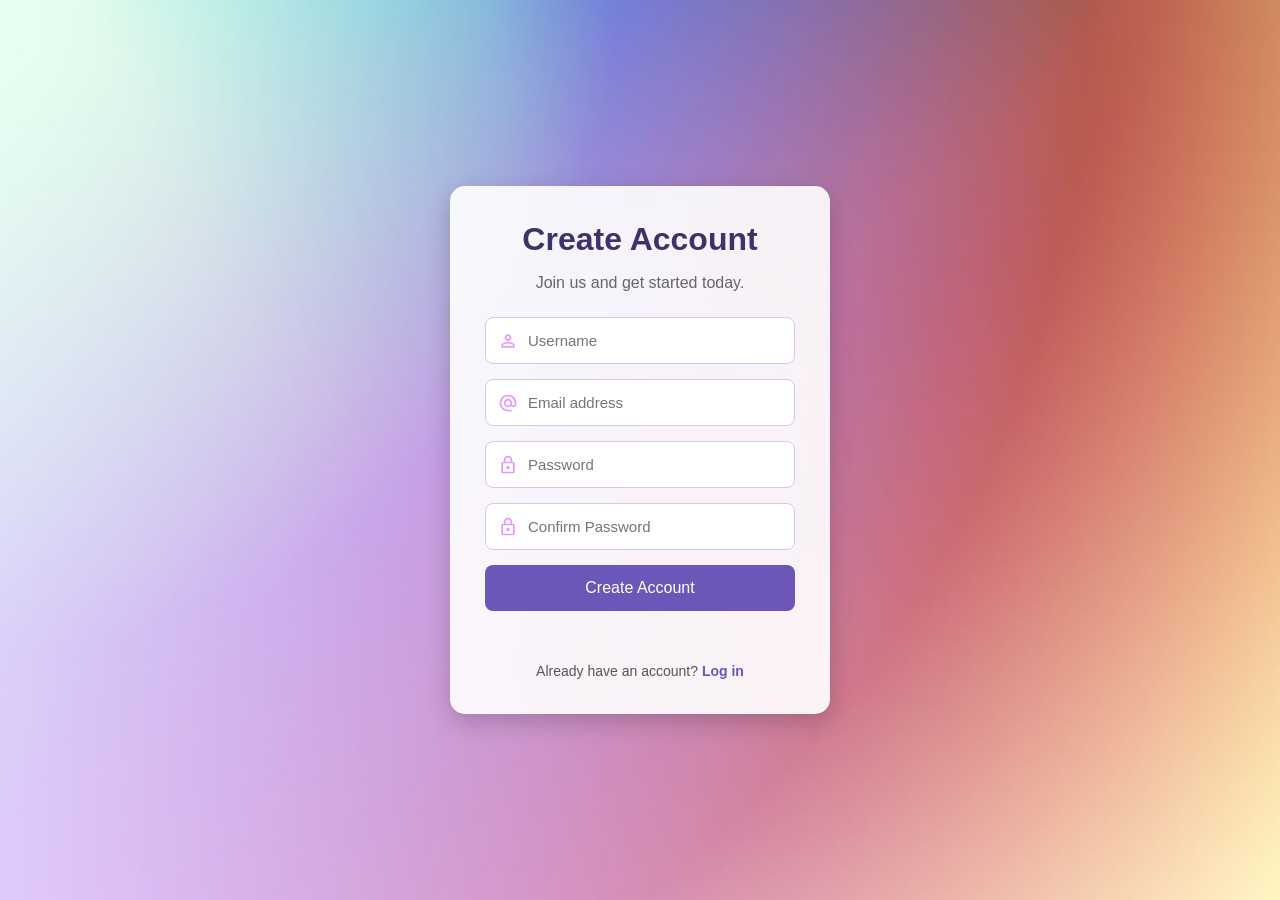
<file: index.html>
<!DOCTYPE html>
<html lang="en">
<head>
    <meta charset="UTF-8">
    <meta name="viewport" content="width=device-width, initial-scale=1.0">
    <title>Create Account</title>
    <link rel="stylesheet" href="./assets/css/styles.css">
</head>
<body>

    <div class="container">
        <h1>Create Account</h1>
        <p class="welcome-text">Join us and get started today.</p>

        <form id="signup-form">
            <div class="input-group">
                <img src="assets/images/person.svg" alt="">
                <input type="text" id="username" placeholder="Username" required>
            </div>

            <div class="input-group">
                <img src="assets/images/email.svg" alt="">
                <input type="email" id="email" placeholder="Email address" required>
            </div>

            <div class="input-group">
                <img src="assets/images/lock.svg" alt="">
                <input type="password" id="password" placeholder="Password" required>
            </div>

            <div class="input-group">
                <img src="assets/images/lock.svg" alt="">
                <input type="password" id="confirm-password" placeholder="Confirm Password" required>
            </div>

            <button type="submit">Create Account</button>
        </form>

        <p class="form-message" id="form-message"></p>
        <p class="login-text">Already have an account? <a href="login.html">Log in</a></p>
    </div>

    <script src="./assets/js/app.js"></script>
</body>
</html>
</file>
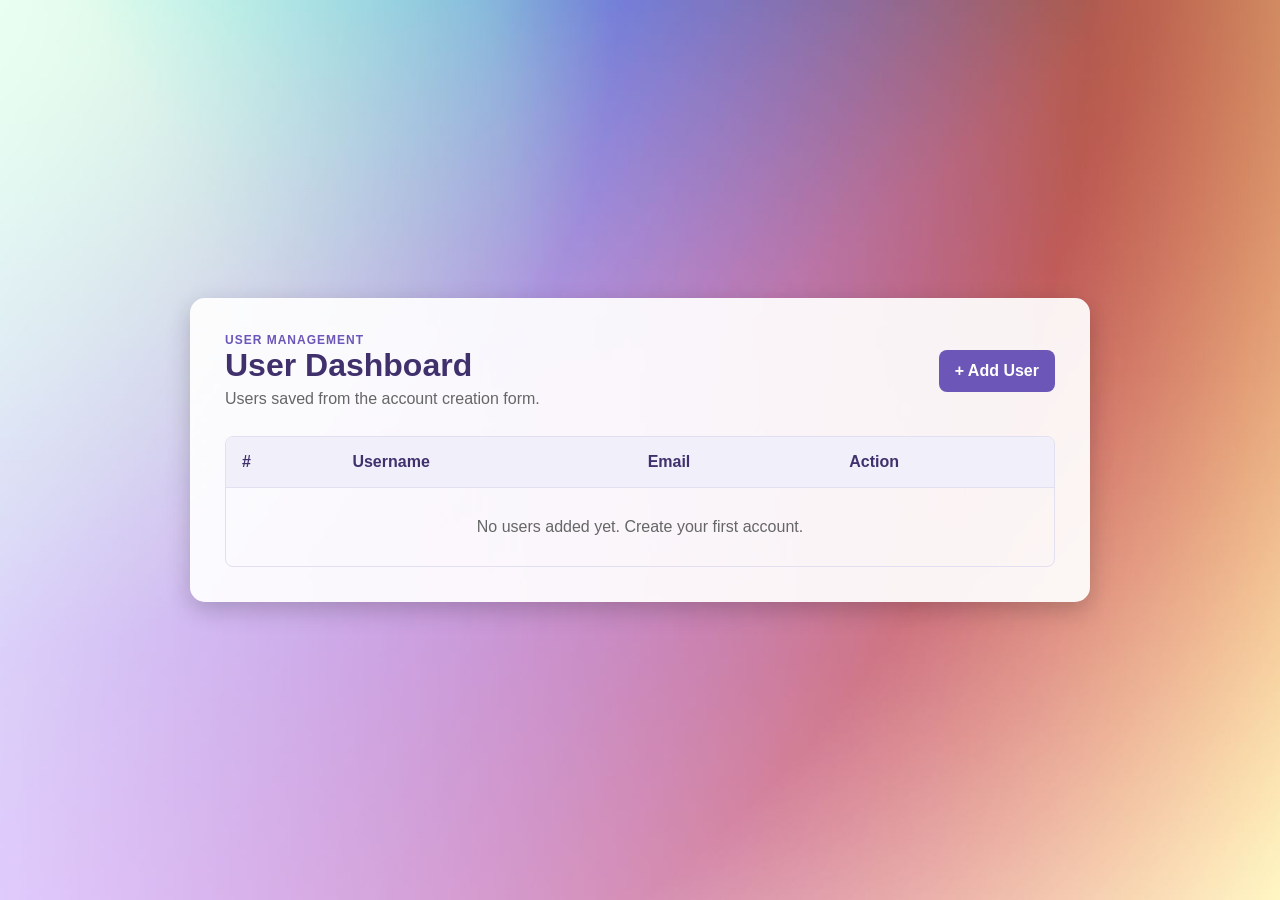
<file: dashboard.htm>
<!DOCTYPE html>
<html lang="en">
<head>
    <meta charset="UTF-8">
    <meta name="viewport" content="width=device-width, initial-scale=1.0">
    <title>User Dashboard</title>
    <link rel="stylesheet" href="../assets/css/styles.css">
</head>
<body>

    <main class="dashboard">
        <div class="dashboard-heading">
            <div>
                <p class="small-title">USER MANAGEMENT</p>
                <h1>User Dashboard</h1>
                <p>Users saved from the account creation form.</p>
            </div>
            <a class="add-user-button" href="index.html">+ Add User</a>
        </div>

        <div class="table-card">
            <table>
                <thead>
                    <tr>
                        <th>#</th>
                        <th>Username</th>
                        <th>Email</th>
                        <th>Action</th>
                    </tr>
                </thead>
                <tbody id="user-table-body"></tbody>
            </table>
            <p id="empty-message" class="empty-message">No users added yet. Create your first account.</p>
        </div>
    </main>

    <script src="../assets/js/app.js"></script>
</body>
</html>
</file>
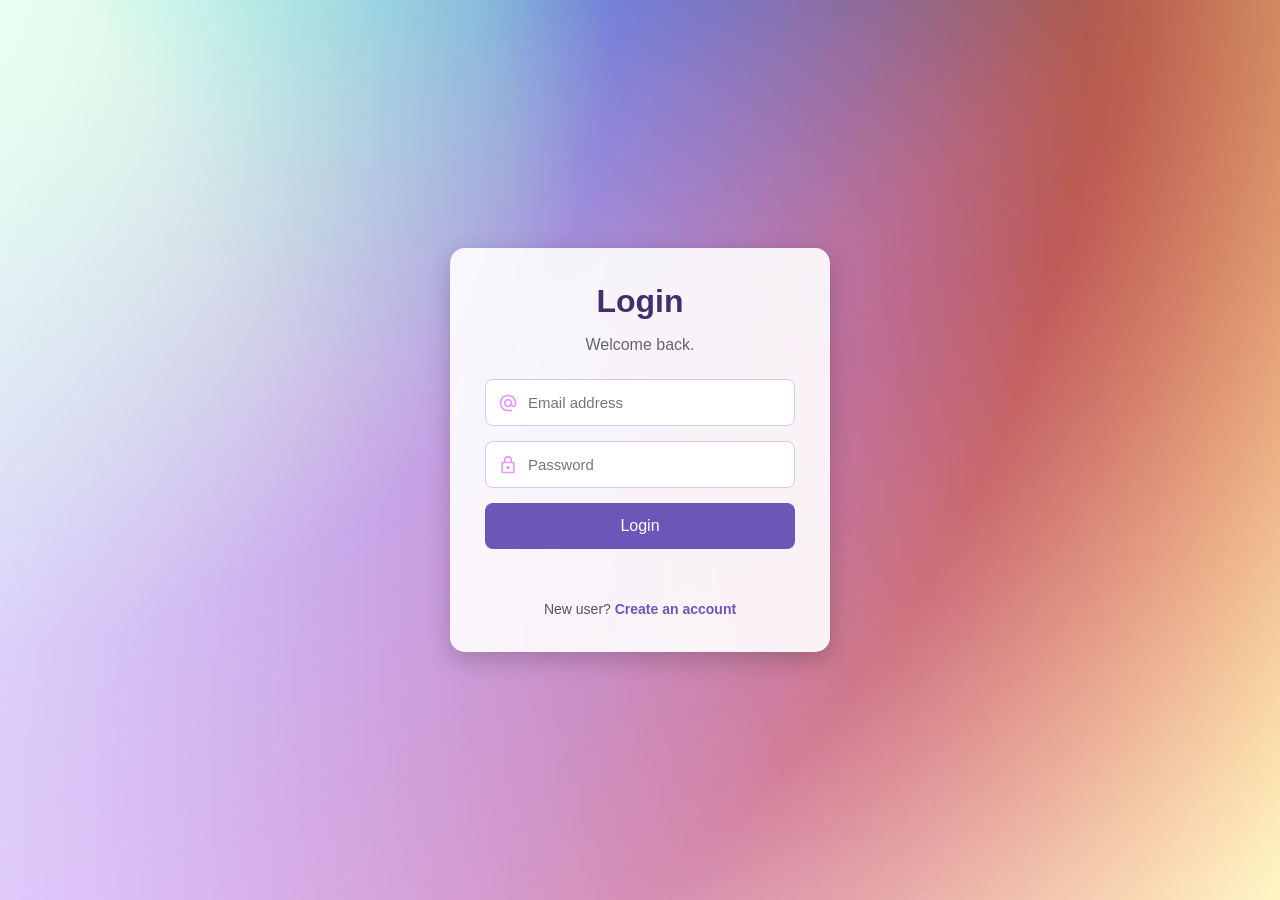
<file: login.html>
<!DOCTYPE html>
<html lang="en">
<head>
    <meta charset="UTF-8">
    <meta name="viewport" content="width=device-width, initial-scale=1.0">
    <title>Login</title>
    <link rel="stylesheet" href="./assets/css/styles.css">
</head>
<body>

    <div class="container">
        <h1>Login</h1>
        <p class="welcome-text">Welcome back.</p>
        <form id="login-form">
            <div class="input-group">
                <img src="assets/images/email.svg" alt="">
                <input type="email" id="login-email" placeholder="Email address" required>
            </div>

            <div class="input-group">
                <img src="assets/images/lock.svg" alt="">
                <input type="password" id="login-password" placeholder="Password" required>
            </div>
            <button type="submit">Login</button>
        </form>

        <p class="form-message" id="login-message"></p>
        <p class="login-text">New user? <a href="index.html">Create an account</a></p>
    </div>

    <script src="./assets/js/app.js"></script>
</body>
</html>
</file>
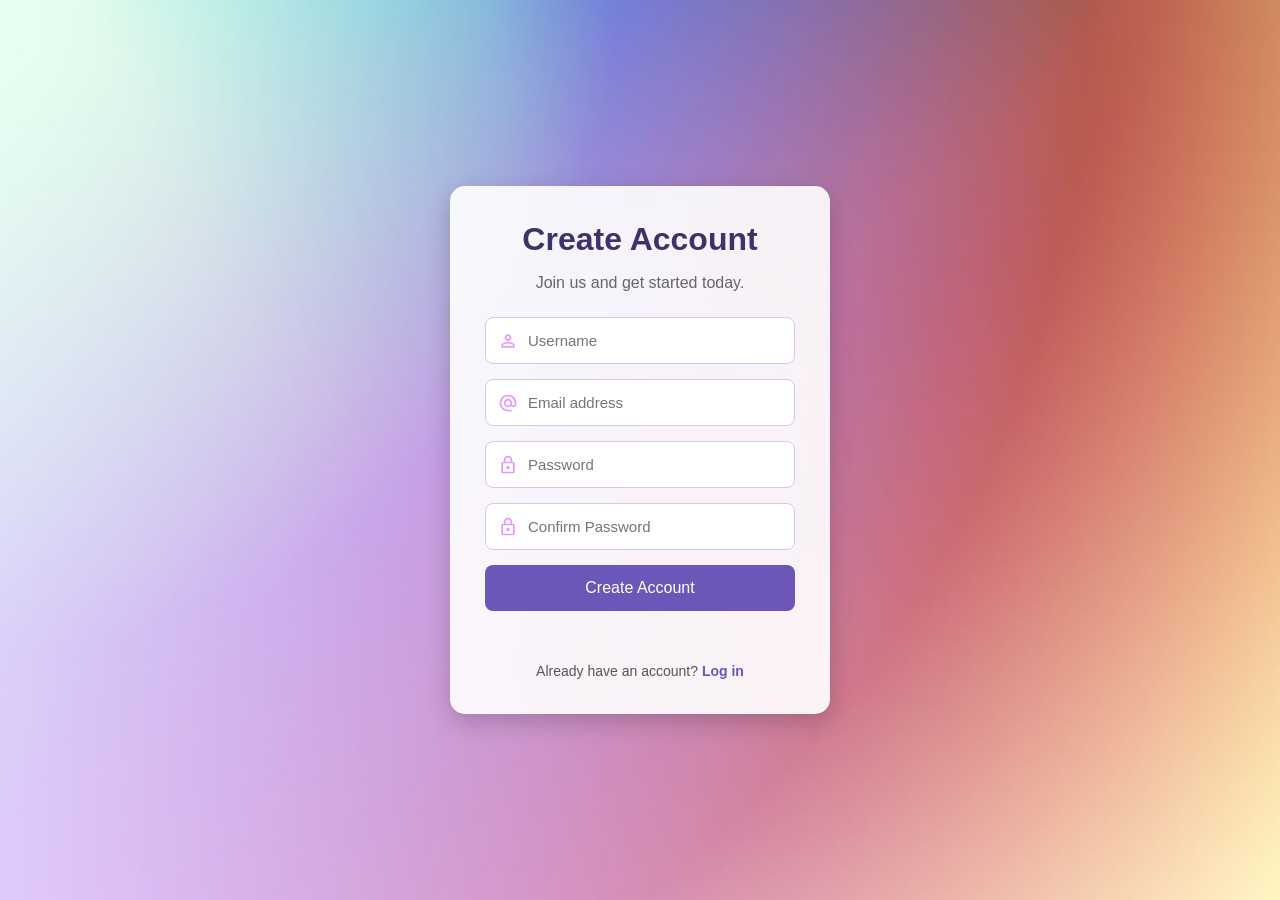
<file: signin.html>
<!DOCTYPE html>
<html lang="en">
<head>
    <meta charset="UTF-8">
    <meta name="viewport" content="width=device-width, initial-scale=1.0">
    <title>Create Account</title>
    <link rel="stylesheet" href="../assets/css/styles.css">
</head>
<body>

    <div class="container">
        <h1>Create Account</h1>
        <p class="welcome-text">Join us and get started today.</p>

        <form id="signup-form">
            <div class="input-group">
                <img src="../assets/images/person.svg" alt="">
                <input type="text" id="username" placeholder="Username" required>
            </div>

            <div class="input-group">
                <img src="../assets/images/email.svg" alt="">
                <input type="email" id="email" placeholder="Email address" required>
            </div>

            <div class="input-group">
                <img src="../assets/images/lock.svg" alt="">
                <input type="password" id="password" placeholder="Password" required>
            </div>

            <div class="input-group">
                <img src="../assets/images/lock.svg" alt="">
                <input type="password" id="confirm-password" placeholder="Confirm Password" required>
            </div>

            <button type="submit">Create Account</button>
        </form>

        <p class="form-message" id="form-message"></p>
        <p class="login-text">Already have an account? <a href="login.html">Log in</a></p>
    </div>

    <script src="../assets/js/app.js"></script>
</body>
</html>
</file>
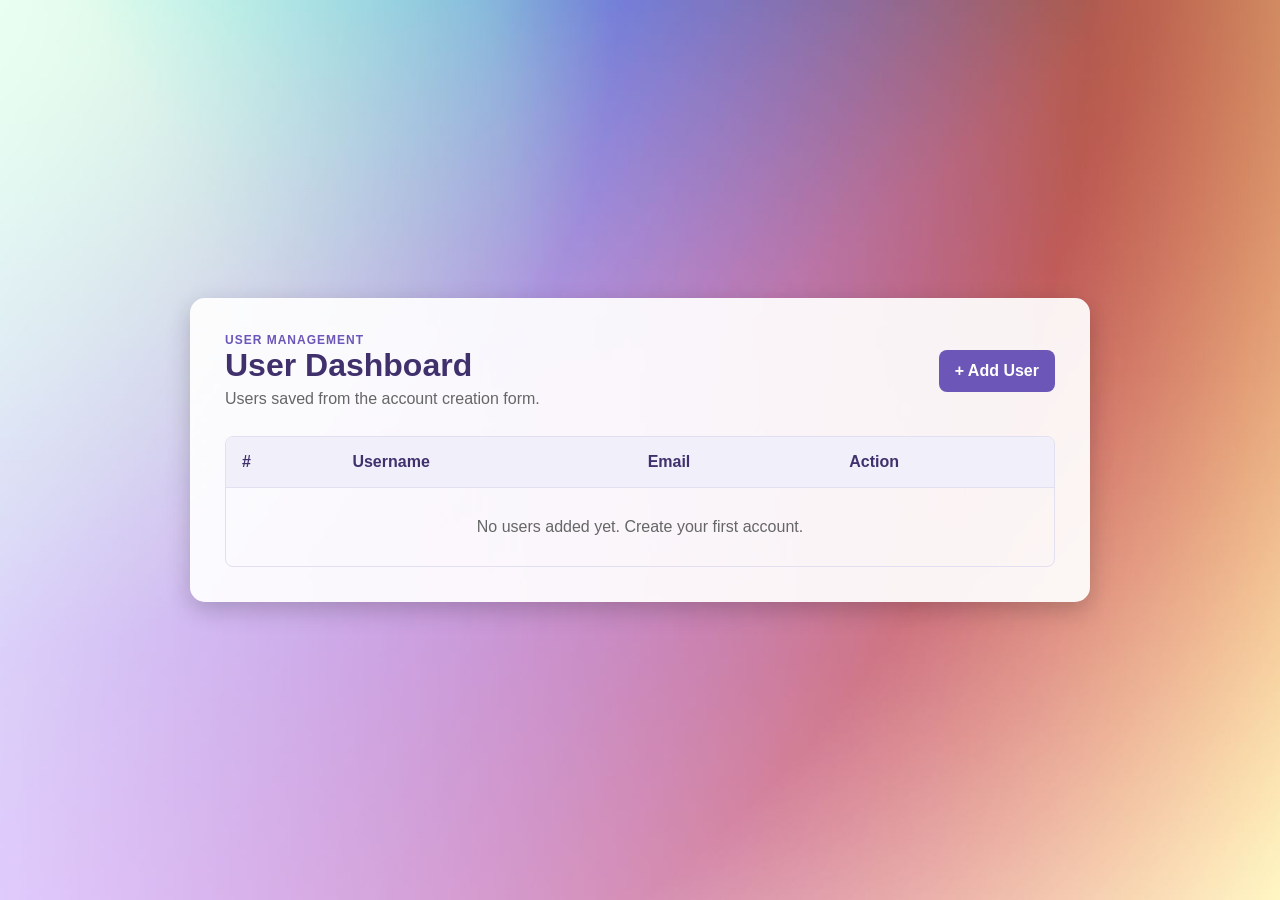
<file: pages/dashboard.htm>
<!DOCTYPE html>
<html lang="en">
<head>
    <meta charset="UTF-8">
    <meta name="viewport" content="width=device-width, initial-scale=1.0">
    <title>User Dashboard</title>
    <link rel="stylesheet" href="../assets/css/styles.css">
</head>
<body>

    <main class="dashboard">
        <div class="dashboard-heading">
            <div>
                <p class="small-title">USER MANAGEMENT</p>
                <h1>User Dashboard</h1>
                <p>Users saved from the account creation form.</p>
            </div>
            <a class="add-user-button" href="signin.html">+ Add User</a>
        </div>

        <div class="table-card">
            <table>
                <thead>
                    <tr>
                        <th>#</th>
                        <th>Username</th>
                        <th>Email</th>
                        <th>Action</th>
                    </tr>
                </thead>
                <tbody id="user-table-body"></tbody>
            </table>
            <p id="empty-message" class="empty-message">No users added yet. Create your first account.</p>
        </div>
    </main>

    <script src="../assets/js/app.js"></script>
</body>
</html>
</file>
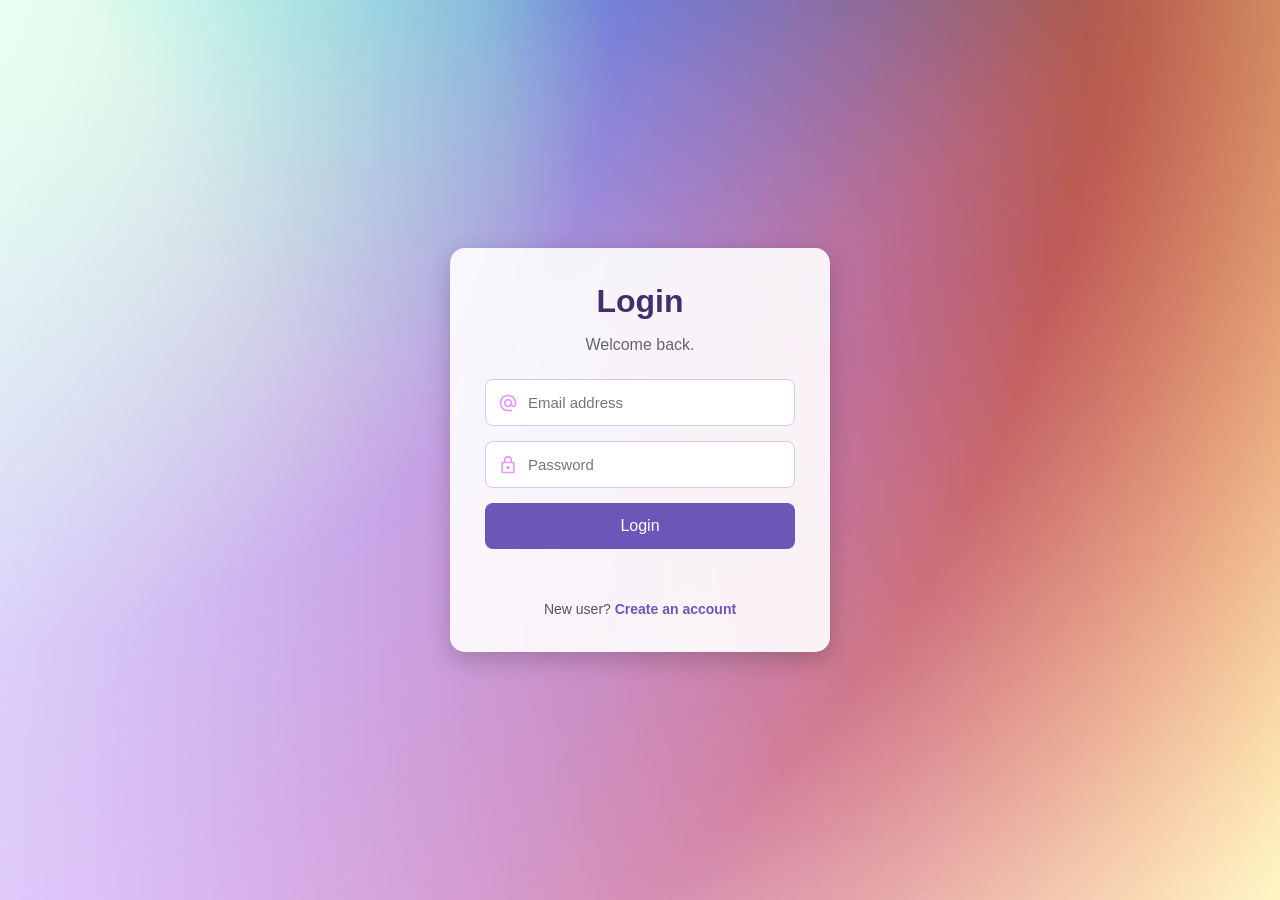
<file: pages/login.html>
<!DOCTYPE html>
<html lang="en">
<head>
    <meta charset="UTF-8">
    <meta name="viewport" content="width=device-width, initial-scale=1.0">
    <title>Login</title>
    <link rel="stylesheet" href="../assets/css/styles.css">
</head>
<body>

    <div class="container">
        <h1>Login</h1>
        <p class="welcome-text">Welcome back.</p>
        <form id="login-form">
            <div class="input-group">
                <img src="../assets/images/email.svg" alt="">
                <input type="email" id="login-email" placeholder="Email address" required>
            </div>

            <div class="input-group">
                <img src="../assets/images/lock.svg" alt="">
                <input type="password" id="login-password" placeholder="Password" required>
            </div>
            <button type="submit">Login</button>
        </form>

        <p class="form-message" id="login-message"></p>
        <p class="login-text">New user? <a href="signin.html">Create an account</a></p>
    </div>

    <script src="../assets/js/app.js"></script>
</body>
</html>
</file>
<file: assets/css/styles.css>
* {
    box-sizing: border-box;
    font-family: Arial, sans-serif;
}

body {
    margin: 0;
    min-height: 100vh;
    display: flex;
    justify-content: center;
    align-items: center;
    background-image: url("../images/pexels-codioful-7135053.jpg");
    background-size: cover;
    background-position: center;
}

.container {
    width: 380px;
    max-width: 90%;
    padding: 35px;
    text-align: center;
    background-color: rgba(255, 255, 255, 0.9);
    border-radius: 15px;
    box-shadow: 0 8px 25px rgba(0, 0, 0, 0.2);
}

h1 {
    margin: 0 0 10px;
    color: #40316d;
}

.welcome-text {
    margin-bottom: 25px;
    color: #666;
}

.input-group {
    display: flex;
    align-items: center;
    margin-bottom: 15px;
    padding: 0 12px;
    background-color: white;
    border: 1px solid #d2cbe8;
    border-radius: 8px;
}

.input-group:focus-within {
    border-color: #6c56b7;
}

.input-group img {
    width: 20px;
    height: 20px;
    margin-right: 10px;
    filter: invert(26%)  sepia(16%) saturate(1745%) hue-rotate(224deg);
}

input {
    width: 100%;
    padding: 14px 0;
    border: none;
    outline: none;
    font-size: 15px;
}

button {
    width: 100%;
    padding: 14px;
    border: none;
    border-radius: 8px;
    color: white;
    background-color: #6c56b7;
    font-size: 16px;
    cursor: pointer;
}

button:hover {
    background-color: #53409b;
}

.login-text {
    margin: 20px 0 0;
    font-size: 14px;
    color: #555;
}

.form-message {
    min-height: 18px;
    margin: 14px 0 0;
    color: #b33d51;
    font-size: 14px;
}

a {
    color: #6c56b7;
    font-weight: bold;
    text-decoration: none;
}

a:hover {
    text-decoration: underline;
}

/* Dashboard styles */
.dashboard {
    width: 900px;
    max-width: 90%;
    margin: 50px auto;
    padding: 35px;
    background-color: rgba(255, 255, 255, 0.92);
    border-radius: 15px;
    box-shadow: 0 8px 25px rgba(0, 0, 0, 0.2);
}

.dashboard-heading {
    display: flex;
    justify-content: space-between;
    align-items: center;
    gap: 20px;
    margin-bottom: 28px;
}

.dashboard-heading h1 {
    margin-bottom: 6px;
}

.dashboard-heading p {
    margin: 0;
    color: #666;
}

.small-title {
    color: #6c56b7 !important;
    font-size: 12px;
    font-weight: bold;
    letter-spacing: 1px;
}

.add-user-button {
    padding: 12px 16px;
    border-radius: 8px;
    color: white;
    background-color: #6c56b7;
}

.add-user-button:hover {
    background-color: #53409b;
    text-decoration: none;
}

.table-card {
    overflow-x: auto;
    border: 1px solid #e2dff0;
    border-radius: 8px;
}

table {
    width: 100%;
    min-width: 560px;
    border-collapse: collapse;
    text-align: left;
}

th, td {
    padding: 16px;
    border-bottom: 1px solid #e2dff0;
}

th {
    color: #40316d;
    background-color: #f1effa;
}

tr:last-child td {
    border-bottom: none;
}

.delete-button {
    width: auto;
    padding: 8px 12px;
    border-radius: 6px;
    background-color: #bd4b5e;
    font-size: 13px;
}

.delete-button:hover {
    background-color: #993848;
}

.empty-message {
    padding: 30px;
    margin: 0;
    color: #666;
    text-align: center;
}

@media (max-width: 600px) {
    .dashboard {
        margin: 25px auto;
        padding: 22px;
    }

    .dashboard-heading {
        align-items: flex-start;
        flex-direction: column;
    }
}
</file>
